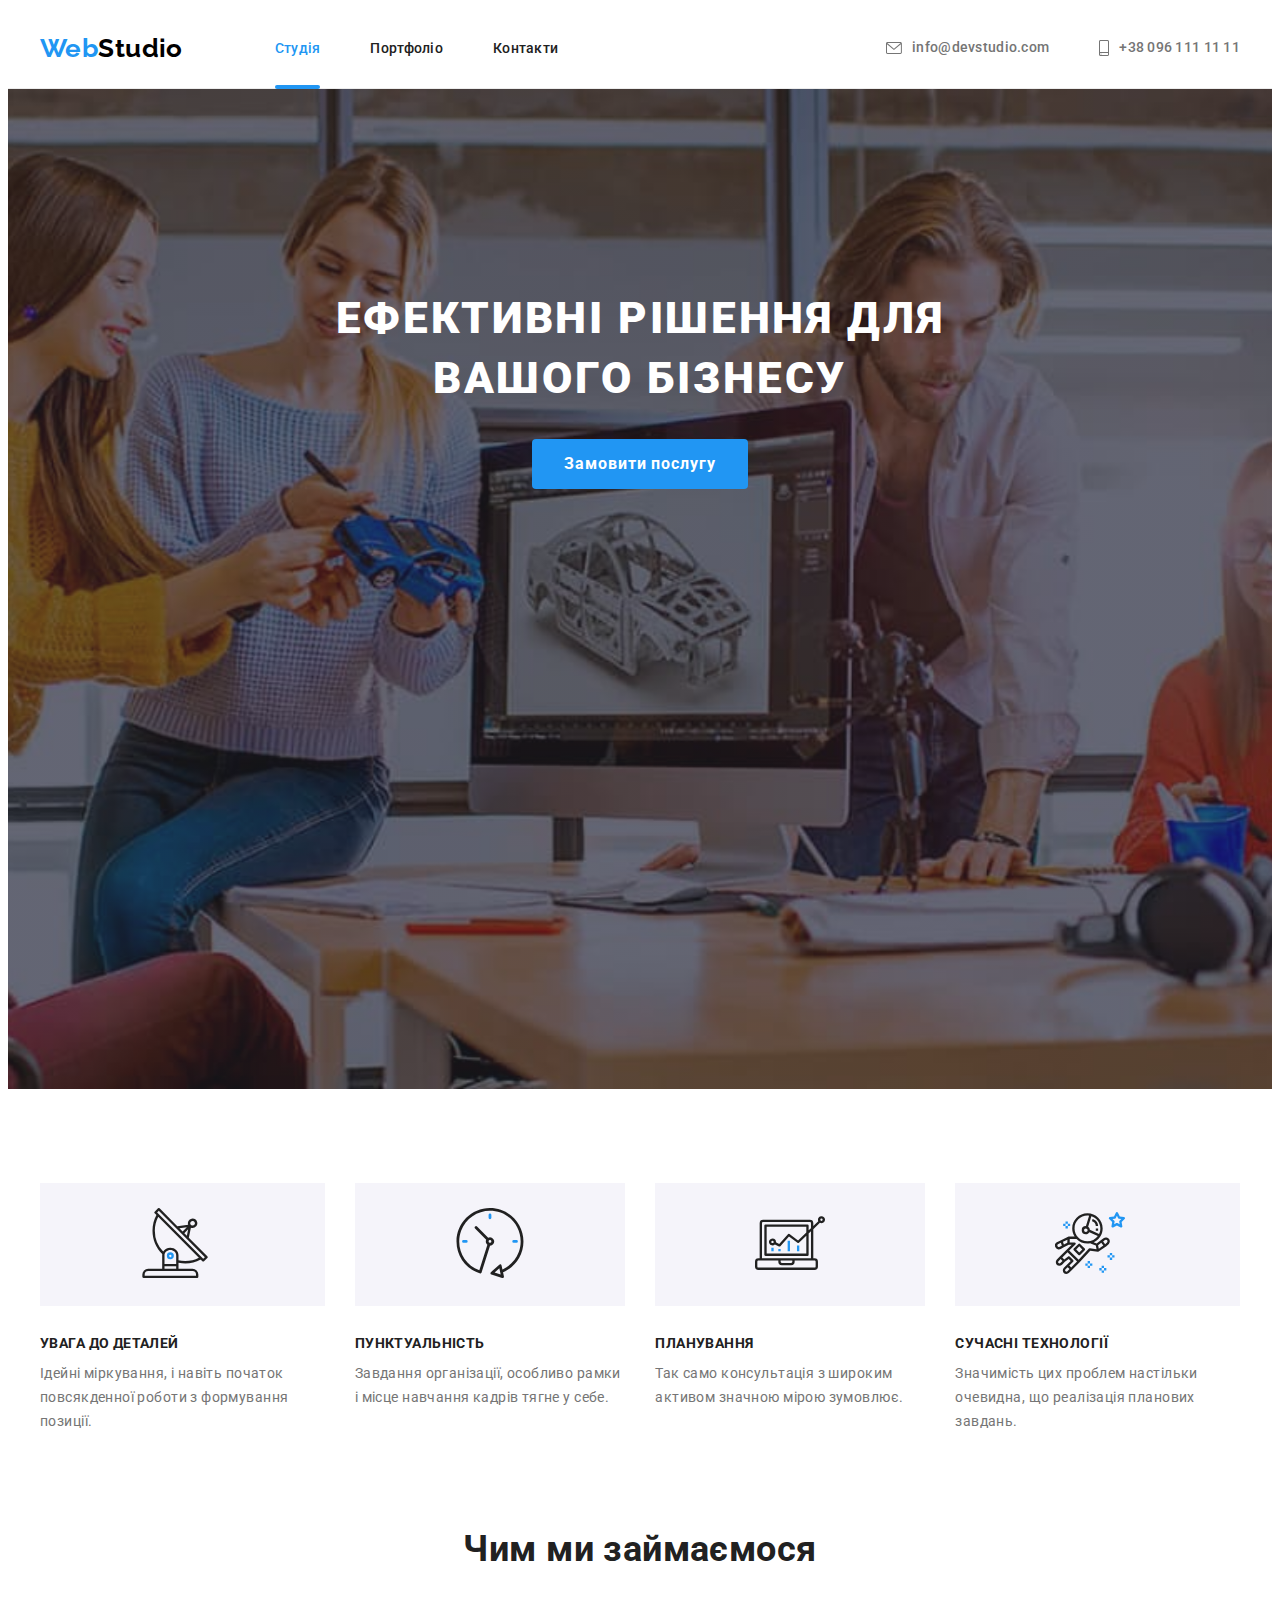
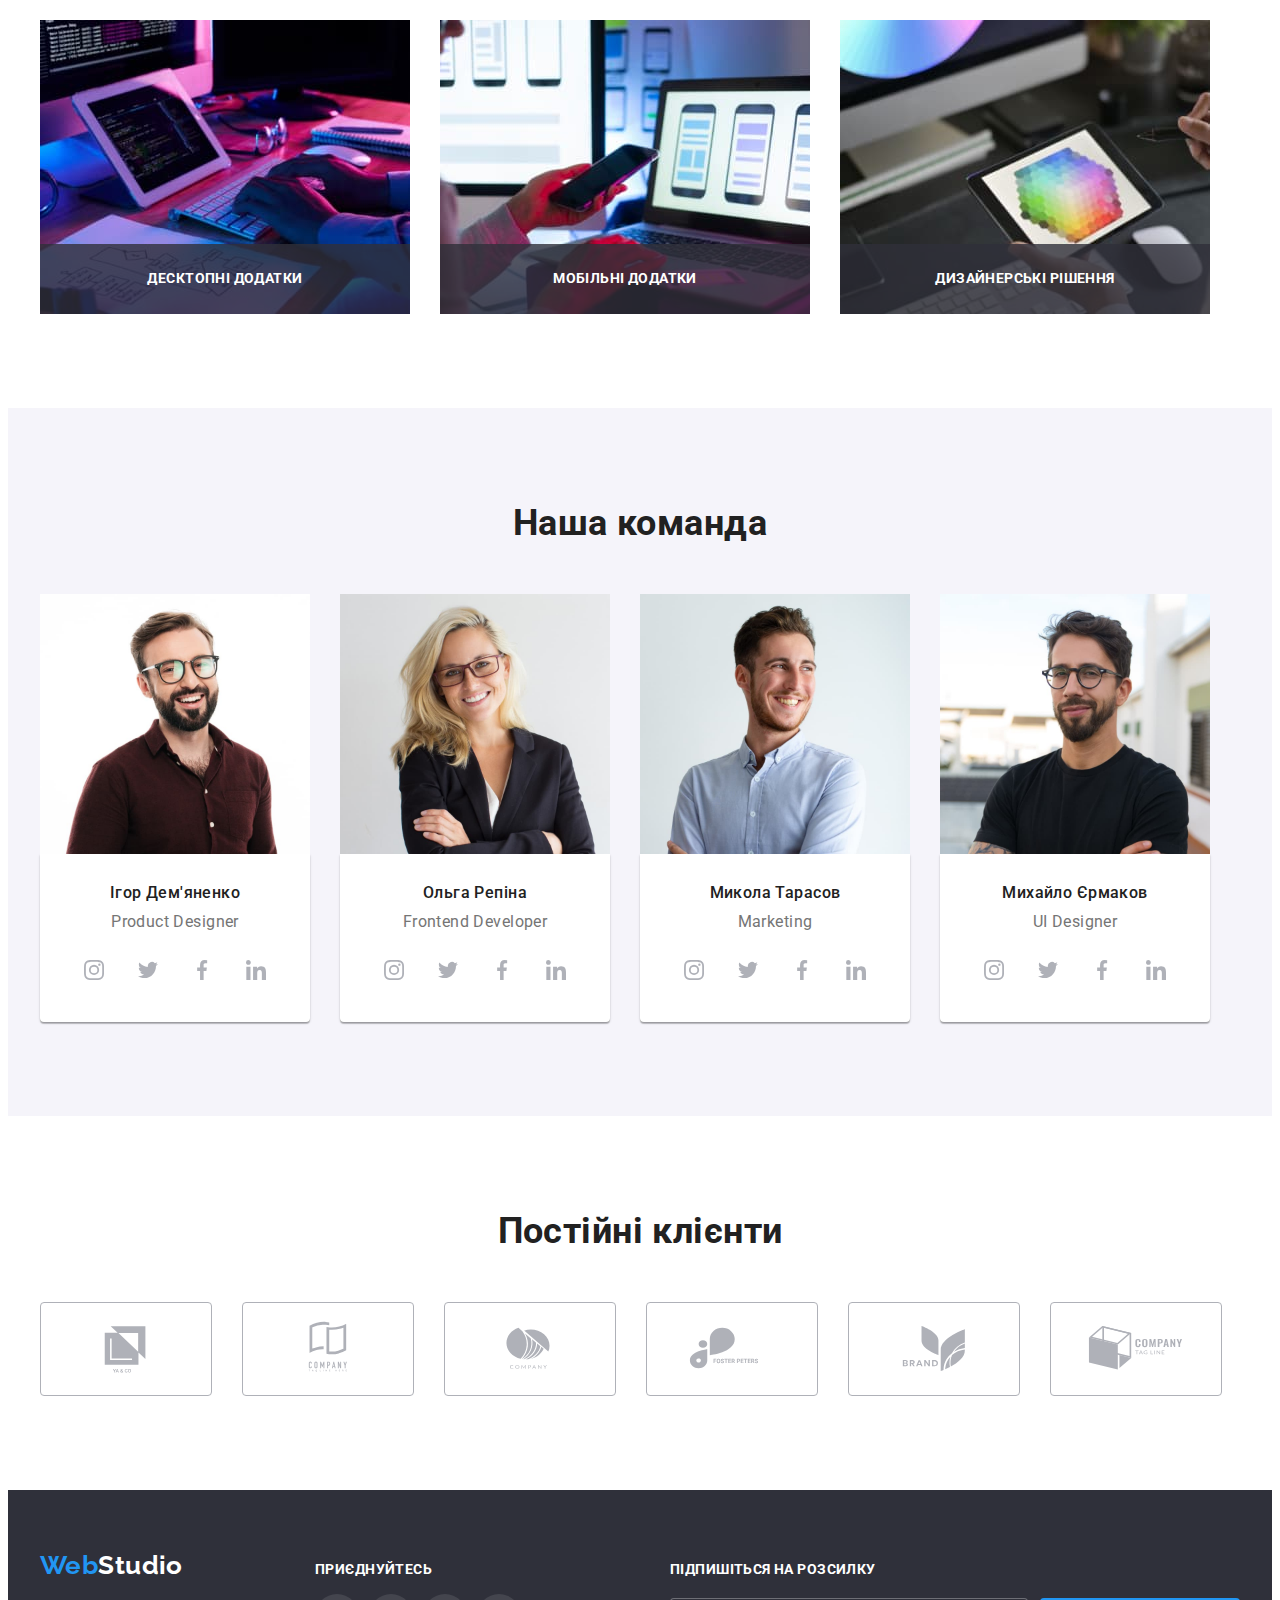
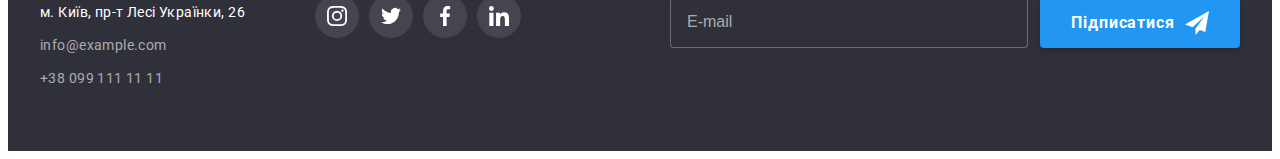
<file: index.html>
<!doctype html>
<html lang="uk">

<head>
    <meta charset="UTF-8">
    <meta http-equiv="X-UA-Compatible" content="IE=edge">
    <meta name="viewport" content="width=device-width, initial-scale=1.0">
    <title>Головна</title>            
    <link rel="preconnect" href="https://fonts.googleapis.com">
    <link rel="preconnect" href="https://fonts.gstatic.com" crossorigin>
    <link href="https://fonts.googleapis.com/css2?family=Raleway:wght@700&family=Roboto:wght@400;500;700;900&display=swap"
        rel="stylesheet">

    <link rel="stylesheet" href="https://cdnjs.cloudflare.com/ajax/libs/modern-normalize/1.1.0/modern-normalize.min.css"
        integrity="sha512-wpPYUAdjBVSE4KJnH1VR1HeZfpl1ub8YT/NKx4PuQ5NmX2tKuGu6U/JRp5y+Y8XG2tV+wKQpNHVUX03MfMFn9Q=="
        crossorigin="anonymous" referrerpolicy="no-referrer" />
    <link rel="stylesheet" href="CSS/styles.css">
</head>

<body>
    <!--Шапка з головною навігацією-->
    <header class="main-header">
        <div class="container">
            <nav class="main-nav">
                <a class="logo link" href="./index.html" lang="en"><span class="accent">Web</span>Studio</a>

                <ul class="header-nav list">
                    <li class="item"><a class="nav-link link current" href="./index.html">Студія</a></li>
                    <li class="item"><a class="nav-link link" href="./portfolio.html">Портфоліо</a></li>
                    <li class="item"><a class="nav-link link" href="#">Контакти</a></li>

                </ul>
            </nav>

            <ul class="header-contacts list">
                <li class="item"><a class="contacts-link link" href="mailto:info@devstudio.com">
                    <svg class="icon-envelope" width="70" height="70">
                        <use href="./img/symbol-defs.svg#icon-envelope"></use>
                    </svg>
                    info@devstudio.com</a></li>
                <li class="item"><a class="contacts-link link" href="tel:+380961111111">
                    <svg class="icon-smartphone">
                        <use href="./img/symbol-defs.svg#icon-smartphone"></use>
                    </svg>
                    +38 096 111 11 11</a></li>
            </ul>
        </div>
            
    </header>
    <main>
        <!--секція з банером-->
        <section class="hero">
            <div class="container">
                <h1 class="hero-title">Ефективні рішення для вашого бізнесу</h1>
                
                <button class="hero-btn" type="button" data-modal-open>Замовити послугу</button>
            </div>
        </section>
        
        <!--Секція з перевагами-->
        <section class="features section">
            <div class="container">
                <h2 class="visually-hidden">Наші переваги</h2>
                <ul class="features-list list">
                    <li class="list-item">
                        <div class="icon-bgd">
                            <svg class="features-icons">
                                <use href="./img/symbol-defs.svg#icon-antenna"></use>
                            </svg>
                        </div>
                        <h3 class="subtitle">Увага до деталей</h3>
                        <p class="text-description">
                            Ідейні міркування, і навіть початок повсякденної роботи з формування позиції.
                        </p>
                    </li>
                
                    <li class="list-item">
                        <div class="icon-bgd">
                            <svg class="features-icons">
                                <use href="./img/symbol-defs.svg#icon-clock"></use>
                            </svg>
                        </div>
                        <h3 class="subtitle">Пунктуальність</h3>
                        <p class="text-description">
                            Завдання організації, особливо рамки і місце навчання кадрів тягне у себе.
                        </p>
                    </li>
                
                    <li class="list-item">
                        <div class="icon-bgd">
                            <svg class="features-icons" >
                                <use href="./img/symbol-defs.svg#icon-diagram"></use>
                            </svg>
                        </div>
                        <h3 class="subtitle">Планування</h3>
                        <p class="text-description">
                            Так само консультація з широким активом значною мірою зумовлює.
                        </p>
                    </li>
                
                    <li class="list-item">
                        <div class="icon-bgd">
                            <svg class="features-icons">
                                <use href="./img/symbol-defs.svg#icon-astronaut"></use>
                            </svg>
                        </div>
                        <h3 class="subtitle">Сучасні технології</h3>
                        <p class="text-description">
                            Значимість цих проблем настільки очевидна, що реалізація планових завдань.
                        </p>
                    </li>
                </ul>
            </div>
        </section>
        
        <!--Секція з зразками професій-->
        <section class="examples">
           <div class="container">
                <h2 class="secondary-title">Чим ми займаємося</h2>
                <ul class="examples-list list">
                    <li class="examples-item">
                        <div class="thumb">
                            <img src="./img/img1.jpg" alt="Кодування" width="370" height="294">
                            <p class="example-description">Десктопні додатки</p>                            
                        </div>
                    </li>
                    <li class="examples-item">
                        <div class="thumb">
                            <img src="./img/img2.jpg" alt="Фронт-енд" width="370" height="294">
                            <p class="example-description">Мобільні додатки</p>                                
                        </div>
                    </li>
                    <li class="examples-item">
                        <div class="thumb">
                            <img src="./img/img3.jpg" alt="Дизайн" width="370" height="294">
                            <p class="example-description">Дизайнерські рішення</p>
                        </div>
                    </li>
                </ul>
           </div>
        </section>
        
        <!--Члени команди-->
        <section class="crew section">
            <div class="container">
                <h2 class="secondary-title">Наша команда</h2>
                <ul class="crew-list list">
                    <li class="crew-item">
                        <img class="crew-member" src="./img/img4.jpg" alt="Ігор Дем'яненко" width="270" height="260">
                        <div class="crew-wrapper">
                        <h3 class="crew-subtitle">Ігор Дем'яненко</h3>
                        <p class="text-description" lang="en">Product Designer</p>
                        <ul class="social-links list">
                            <li class="social-item">
                                <a href="https://www.instagram.com" class="social-link">
                                     <svg class="icon">
                                        <use href="./img/symbol-defs.svg#icon-instagram"></use>
                                    </svg>
                                </a>
                            </li>
                            <li class="social-item">
                                <a href="https://twitter.com/" class="social-link">
                                    <svg class="icon">
                                        <use href="./img/symbol-defs.svg#icon-twitter"></use>
                                    </svg>
                                </a>
                            </li>
                            <li class="social-item">
                                <a href="https://www.facebook.com/" class="social-link">
                                     <svg class="icon">
                                        <use href="./img/symbol-defs.svg#icon-facebook"></use>
                                    </svg>
                                </a>
                            </li>
                            <li class="social-item">
                                <a href="https://www.linkedin.com/" class="social-link">
                                     <svg class="icon">
                                        <use href="./img/symbol-defs.svg#icon-linkedin"></use>
                                    </svg>
                                </a>
                            </li>
                        </ul>
                        </div>
                    </li>
                
                    <li class="crew-item">
                        <img class="crew-member" src="./img/img5.jpg" alt="Ольга Репіна" width="270" height="260">
                        <div class="crew-wrapper">
                        <h3 class="crew-subtitle">Ольга Репіна</h3>
                        <p class="text-description" lang="en">Frontend Developer</p>
                        <ul class="social-links">
                            <li class="social-item list">
                                <a href="https://www.instagram.com" class="social-link">
                                    <svg class="icon">
                                        <use href="./img/symbol-defs.svg#icon-instagram"></use>
                                    </svg>
                                </a>
                            </li>
                            <li class="social-item list">
                                <a href="https://twitter.com/" class="social-link">
                                    <svg class="icon">
                                        <use href="./img/symbol-defs.svg#icon-twitter"></use>
                                    </svg>
                                </a>
                            </li>
                            <li class="social-item list">
                                <a href="https://www.facebook.com/" class="social-link">
                                    <svg class="icon">
                                        <use href="./img/symbol-defs.svg#icon-facebook"></use>
                                    </svg>
                                </a>
                            </li>
                            <li class="social-item list">
                                <a href="https://www.linkedin.com/" class="social-link">
                                    <svg class="icon">
                                        <use href="./img/symbol-defs.svg#icon-linkedin"></use>
                                    </svg>
                                </a>
                            </li>
                        </ul>

                        </div>
                    </li>
                
                    <li class="crew-item">
                        <img class="crew-member" src="./img/img6.jpg" alt="Микола Тарасов" width="270" height="260">
                        <div class="crew-wrapper">
                        <h3 class="crew-subtitle">Микола Тарасов</h3>
                        <p class="text-description" lang="en">Marketing</p>
                        <ul class="social-links">
                            <li class="social-item list">
                                <a href="https://www.instagram.com" class="social-link">
                                    <svg class="icon">
                                        <use href="./img/symbol-defs.svg#icon-instagram"></use>
                                    </svg>
                                </a>
                            </li>
                            <li class="social-item list">
                                <a href="https://twitter.com/" class="social-link">
                                    <svg class="icon">
                                        <use href="./img/symbol-defs.svg#icon-twitter"></use>
                                    </svg>
                                </a>
                            </li>
                            <li class="social-item list">
                                <a href="https://www.facebook.com/" class="social-link">
                                    <svg class="icon">
                                        <use href="./img/symbol-defs.svg#icon-facebook"></use>
                                    </svg>
                                </a>
                            </li>
                            <li class="social-item list">
                                <a href="https://www.linkedin.com/" class="social-link">
                                    <svg class="icon">
                                        <use href="./img/symbol-defs.svg#icon-linkedin"></use>
                                    </svg>
                                </a>
                            </li>
                        </ul>

                        </div>
                    </li>
                
                    <li class="crew-item">
                        <img class="crew-member" src="./img/img7.jpg" alt="Михайло Єрмаков" width="270" height="260">
                        <div class="crew-wrapper">
                        <h3 class="crew-subtitle">Михайло Єрмаков</h3>
                        <p class="text-description" lang="en">UI Designer</p>
                        <ul class="social-links">
                            <li class="social-item list">
                                <a href="https://www.instagram.com" class="social-link">
                                    <svg class="icon">
                                        <use href="./img/symbol-defs.svg#icon-instagram"></use>
                                    </svg>
                                </a>
                            </li>
                            <li class="social-item list">
                                <a href="https://twitter.com/" class="social-link">
                                    <svg class="icon">
                                        <use href="./img/symbol-defs.svg#icon-twitter"></use>
                                    </svg>
                                </a>
                            </li>
                            <li class="social-item list">
                                <a href="https://www.facebook.com/" class="social-link">
                                    <svg class="icon">
                                        <use href="./img/symbol-defs.svg#icon-facebook"></use>
                                    </svg>
                                </a>
                            </li>
                            <li class="social-item list">
                                <a href="https://www.linkedin.com/" class="social-link">
                                    <svg class="icon">
                                        <use href="./img/symbol-defs.svg#icon-linkedin"></use>
                                    </svg>
                                </a>
                            </li>
                        </ul>

                        </div>
                    </li>
                </ul>
            </div>    
        </section>

        <section class="regular-customers section">
            <div class="container">
                <h2 class="secondary-title">Постійні клієнти</h2>
                <ul class="regular-customers-list list">
                    <li class="regular-customers-item">
                        <a class="customers-bgd link" href="#">
                            <svg class="customers-logo">
                                <use href="./img/symbol-defs.svg#icon-Logo-0"></use>
                            </svg>
                        </a>
                    </li>
                    <li class="regular-customers-item">
                        <a class="customers-bgd link" href="#">
                            <svg class="customers-logo">
                                <use href="./img/symbol-defs.svg#icon-Logo-1"></use>
                            </svg>
                        </a>
                    </li>
                    <li class="regular-customers-item">
                        <a class="customers-bgd link" href="#">
                            <svg class="customers-logo">
                                <use href="./img/symbol-defs.svg#icon-Logo-2"></use>
                            </svg>
                        </a>
                    </li>
                    <li class="regular-customers-item">
                        <a class="customers-bgd link" href="#">
                            <svg class="customers-logo">
                                <use href="./img/symbol-defs.svg#icon-Logo-3"></use>
                            </svg>
                        </a>
                    </li>
                    <li class="regular-customers-item">
                        <a class="customers-bgd link" href="#">
                            <svg class="customers-logo">
                                <use href="./img/symbol-defs.svg#icon-Logo-4"></use>
                            </svg>
                        </a>
                    </li>
                    <li class="regular-customers-item">
                        <a class="customers-bgd link" href="#">
                            <svg class="customers-logo">
                                <use href="./img/symbol-defs.svg#icon-Logo-5"></use>
                            </svg>
                        </a>
                    </li>
                </ul>
            </div>
        </section>

    </main>

    <!--Футер з адресою компанії і телефоном-->
    <footer class="main-footer">
        <div class="footer-container container">
            <div class="wrapper-address">
                <a class="main-footer-logo logo link" href="./index.html" lang="en"><span class="accent">Web</span>Studio</a>
                
                <address class="main-footer-address">
                    <ul class="footer-address list">
                        <li class="address-item"><a class="map-link link" href="https://goo.gl/maps/NGGazd8sPzehCUXL9" target="_blank"
                                rel="noopener noreferrer">м. Київ, пр-т Лесі Українки, 26</a></li>
                        <li class="address-item"><a class="footer-contact-item link" href="mailto:info@example.com">info@example.com</a>
                        </li>
                        <li class="address-item"><a class="footer-contact-item link" href="tel:+380991111111">+38 099 111 11 11</a></li>
                    </ul>
                </address>
            </div>
            
            <div class="footer-social-links">
                <p class="subtitle dark-theme-title">приєднуйтесь</p>
                <ul class="social-links">
                    <li class="social-item list">
                        <a href="https://www.instagram.com" class="social-link dark-social-link">
                            <svg class="icon">
                                <use href="./img/symbol-defs.svg#icon-instagram"></use>
                            </svg>
                        </a>
                    </li>
                    <li class="social-item list">
                        <a href="https://twitter.com/" class="social-link dark-social-link">
                            <svg class="icon">
                                <use href="./img/symbol-defs.svg#icon-twitter"></use>
                            </svg>
                        </a>
                    </li>
                    <li class="social-item list">
                        <a href="https://www.facebook.com/" class="social-link dark-social-link">
                            <svg class="icon">
                                <use href="./img/symbol-defs.svg#icon-facebook"></use>
                            </svg>
                        </a>
                    </li>
                    <li class="social-item list">
                        <a href="https://www.linkedin.com/" class="social-link dark-social-link">
                            <svg class="icon">
                                <use href="./img/symbol-defs.svg#icon-linkedin"></use>
                            </svg>
                        </a>
                    </li>
                </ul>
            </div>
            
            <div class="footer-subscribe-call subtitle">
                <p class="footer-submit-descr">Підпишіться на розсилку</p>
                <form class="subscribe-form">
                    <input class="subscribe-field" type="email" name="user_email" placeholder="E-mail" required>
                    <button class="subscribe-btn" type="submit">Підписатися
                        <svg class="subscribe-btn-icon">
                            <use href="./img/symbol-defs.svg#icon-send"></use>
                        </svg>
                    </button>
                </form>
            </div>

        </div>
    </footer>

    <!--=========Модальне вікно========-->

    <div class="backdrop is-hidden" data-modal>
        <div class="modal">
            <button class="close-btn" type="button" data-modal-close>
                <svg class="close-icon">
                    <use href="./img/symbol-defs.svg#icon-close"></use>
                </svg>
            </button>

            <p class="modal-title">Залиште свої дані, ми вам передзвонимо</p>
            <form class="modal-form">
                <label class="modal-input-label">
                    <span class="modal-input-desc">Ім'я</span>
                    <span class="modal-input-wrapper">
                        <input class="modal-input" type="text" name="user_name" required pattern="[a-zA-Zа-яА-я]+$" minlength="2">
                        <svg class="modal-input-svg">
                            <use href="./img/symbol-defs.svg#icon-person"></use>
                        </svg>
                    </span>
                </label>

                <label class="modal-input-label">
                    <span class="modal-input-desc">Телефон</span>
                    <span class="modal-input-wrapper">
                        <input class="modal-input" type="tel" name="user_phone" required pattern="[0-9]{3}-[0-9]{3}-[0-9]{2}-[0-9]{2}"
                            title="xxx-xxx-xx-xx">
                        <svg class="modal-input-svg">
                            <use href="./img/symbol-defs.svg#icon-phone"></use>
                        </svg>
                    </span>
                </label>

                <label class="modal-input-label">
                    <span class="modal-input-desc">Пошта</span>
                    <span class="modal-input-wrapper">
                        <input class="modal-input" type="email" name="user_email" required>
                        <svg class="modal-input-svg">
                            <use href="./img/symbol-defs.svg#icon-email"></use>
                        </svg>
                    </span>
                </label>

                <label class="modal-textarea-label">
                    <span class="modal-input-desc">Коментар</span>
                    <textarea class="modal-textarea" 
                    name="user_feedback" 
                    placeholder="Введіть текст"></textarea>
                </label>
                
                <input class="checkbox-policy visually-hidden" type="checkbox" name="user_policy" id="policy" required>
                <label for="policy" class="modal-checkbox-desc">
                    Погоджуюся з розсилкою та приймаю&nbsp; <a href="#" class="policy-link">Умови договору</a>
                </label>
                

                <button class="submit-btn" type="submit">Відправити</button>
            
            </form>
        </div>
    </div>

    <script src="./js/modal.js"></script>

</body>
</html>
</file>
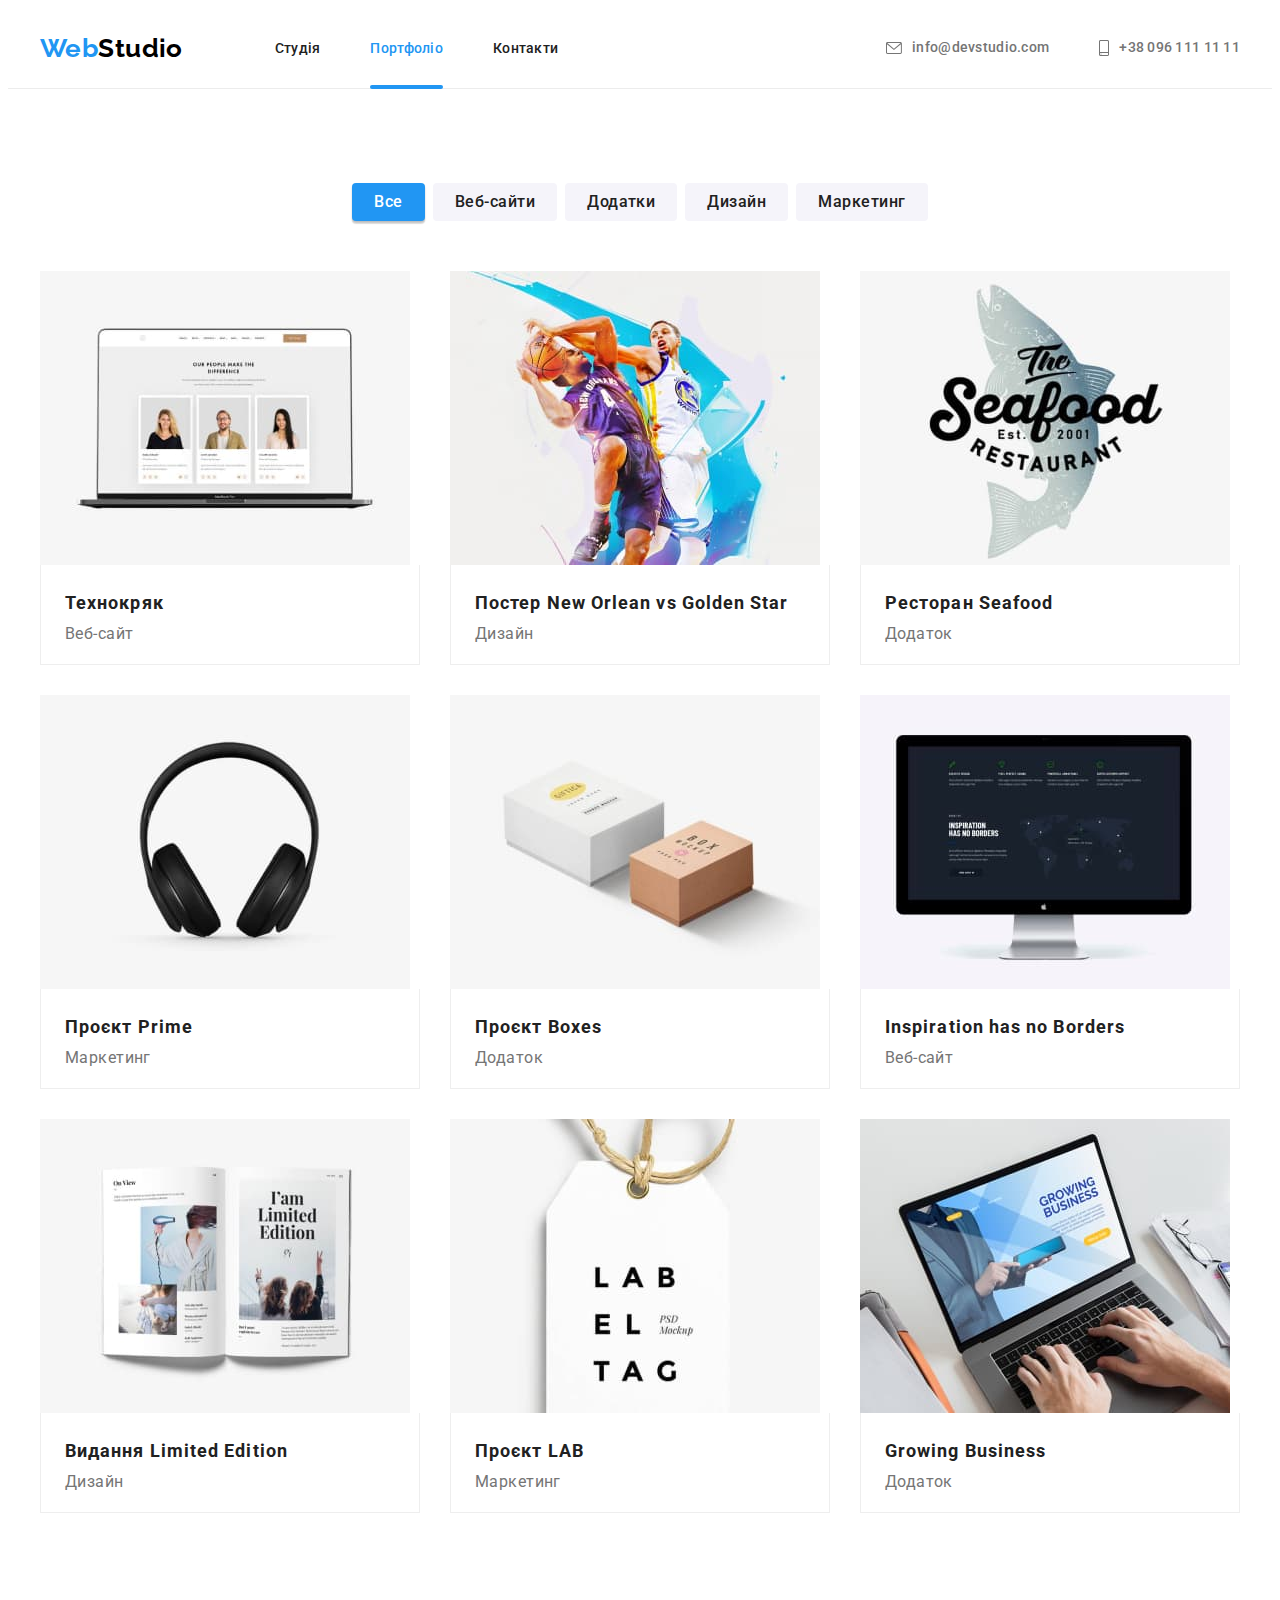
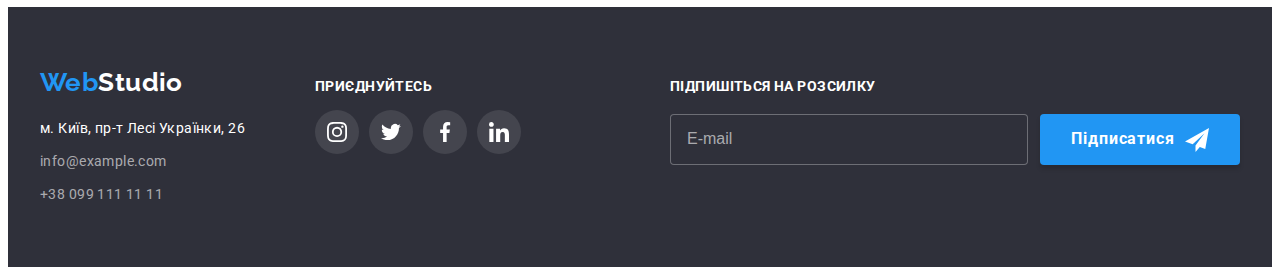
<file: portfolio.html>
<!DOCTYPE html>
<html lang="uk">
<head>
    <meta charset="UTF-8">
    <meta http-equiv="X-UA-Compatible" content="IE=edge">
    <meta name="viewport" content="width=device-width, initial-scale=1.0">
    <title>Портфоліо</title>
    <link rel="preconnect" href="https://fonts.googleapis.com">
    <link rel="preconnect" href="https://fonts.gstatic.com" crossorigin>
    <link href="https://fonts.googleapis.com/css2?family=Raleway:wght@700&family=Roboto:wght@400;500;700;900&display=swap"
        rel="stylesheet">

    <link rel="stylesheet" href="https://cdnjs.cloudflare.com/ajax/libs/modern-normalize/1.1.0/modern-normalize.min.css"
        integrity="sha512-wpPYUAdjBVSE4KJnH1VR1HeZfpl1ub8YT/NKx4PuQ5NmX2tKuGu6U/JRp5y+Y8XG2tV+wKQpNHVUX03MfMFn9Q=="
        crossorigin="anonymous" referrerpolicy="no-referrer" />
    <link rel="stylesheet" href="CSS/styles.css">
</head>
<body>
    <!--Шапка з головною навігацією-->
    <header class="main-header">
        <div class="container">
            <nav class="main-nav">
                <a class="logo link" href="./index.html" lang="en"><span class="accent">Web</span>Studio</a>
    
                <ul class="header-nav list">
                    <li class="item"><a class="nav-link link" href="./index.html">Студія</a></li>
                    <li class="item"><a class="nav-link link current" href="./portfolio.html">Портфоліо</a></li>
                    <li class="item"><a class="nav-link link" href="#">Контакти</a></li>
    
                </ul>
            </nav>
    
            <ul class="header-contacts list">
                <li class="item"><a class="contacts-link link" href="mailto:info@devstudio.com">
                        <svg class="icon-envelope" width="70" height="70">
                            <use href="./img/symbol-defs.svg#icon-envelope"></use>
                        </svg>
                        info@devstudio.com</a></li>
                <li class="item"><a class="contacts-link link" href="tel:+380961111111">
                        <svg class="icon-smartphone">
                            <use href="./img/symbol-defs.svg#icon-smartphone"></use>
                        </svg>
                        +38 096 111 11 11</a></li>
            </ul>
        </div>
    
    </header>


    <main>
        <!-- Секція зі зразками -->
        <section class="section-samples section">
            <div class="container">
                <!--список фільтрів-->
                <ul class="section-samples-filters list">
                    <li class="filter-item">
                        <button class="btn filter-btn current" type="button">Все</button>
                    </li>
                    <li class="filter-item">
                        <button class="btn filter-btn" type="button">Веб-сайти</button>
                    </li>
                    <li class="filter-item">
                        <button class="btn filter-btn" type="button">Додатки</button>
                    </li>
                    <li class="filter-item">
                        <button class="btn filter-btn" type="button">Дизайн</button>
                    </li>
                    <li class="filter-item">
                        <button class="btn filter-btn" type="button">Маркетинг</button>
                    </li>
                </ul>
                
                
                <!--список зі зразками-->
                <h1 class="visually-hidden">Приклади робіт студії</h1>
                <ul class="samples-list list">
                    
                    <li class="samples-item">
                        <a class="sample-link link" href="#">                            
                            <div class="thumb">
                                <img class="sample-image" src="./img/sample-website.jpg" alt="ноутбук з відкритим веб-сайтом для компанії" width="370"
                                    height="294">
                                <div class="sample-overlay">
                                    <p class="overlay-description">
                                        Ресурс пропонує комплексні пропозиції з різним рівнем функціоналу та сервісів. Все це дозволить відвідувачу отримати
                                    вичерпні відомості про компанію чи приватну особу.
                                    </p>
                                </div>
                            </div>
                            <div class="samples-wrapper">
                                <h3 class="sample-subtitle">Технокряк</h3>
                                <p class="sample-text-description">Веб-сайт</p>
                            </div>
                        </a>
                    </li>

                    <li class="samples-item">
                        <a class="sample-link link" href="#">
                            <div class="thumb">
                            <img class="sample-image" src="./img/sample-design-basketball.jpg" alt="арт з двома басткетболістами в стрибку" width="370"
                                height="294">
                                <div class="sample-overlay">
                                    <p class="overlay-description">
                                            Ресурс пропонує комплексні пропозиції з різним рівнем функціоналу та сервісів. Все це дозволить відвідувачу отримати
                                        вичерпні відомості про компанію чи приватну особу.
                                    </p>
                                </div>
                            </div>
                            <div class="samples-wrapper">
                                <h3 class="sample-subtitle">Постер New Orlean vs Golden Star</h3>
                                <p class="sample-text-description">Дизайн</p>
                            </div>
                        </a>
                    </li>
                    
                    <li class="samples-item">
                        <a class="sample-link link" href="#">
                            <div class="thumb">
                            <img class="sample-image" src="./img/sample-app-restourant.jpg" alt="логотип у формі риби з назвою ресторану" width="370"
                                    height="294">
                                <div class="sample-overlay">
                                    <p class="overlay-description">
                                        Ресурс пропонує комплексні пропозиції з різним рівнем функціоналу та сервісів. Все це дозволить відвідувачу отримати
                                    вичерпні відомості про компанію чи приватну особу.
                                    </p>
                                </div>
                            </div>
                            <div class="samples-wrapper">
                                <h3 class="sample-subtitle">Ресторан Seafood</h3>
                                <p class="sample-text-description">Додаток</p>
                            </div>
                        </a>
                    </li>
                    
                    <li class="samples-item">
                        <a class="sample-link link" href="#">
                            <div class="thumb">
                            <img class="sample-image" src="./img/sample-marketing.jpg" alt="Чорні навушники" width="370" height="294">
                                <div class="sample-overlay">
                                    <p class="overlay-description">
                                            Ресурс пропонує комплексні пропозиції з різним рівнем функціоналу та сервісів. Все це дозволить відвідувачу отримати
                                        вичерпні відомості про компанію чи приватну особу.
                                    </p>
                                </div>
                            </div>
                            <div class="samples-wrapper">
                                <h3 class="sample-subtitle">Проєкт Prime</h3>
                                <p class="sample-text-description">Маркетинг</p>
                            </div>
                        </a>
                    </li>
                    
                    <li class="samples-item">
                        <a class="sample-link link" href="#">
                            <div class="thumb">
                            <img class="sample-image" src="./img/sample-app-boxes.jpg" alt="Біла коробка і бежева коробка" width="370" height="294">
                                <div class="sample-overlay">
                                    <p class="overlay-description">
                                            Ресурс пропонує комплексні пропозиції з різним рівнем функціоналу та сервісів. Все це дозволить відвідувачу отримати
                                        вичерпні відомості про компанію чи приватну особу.
                                    </p>
                                </div>
                            </div>
                            <div class="samples-wrapper">
                                <h3 class="sample-subtitle">Проєкт Boxes</h3>
                                <p class="sample-text-description">Додаток</p>
                            </div>
                        </a>
                    </li>
                    
                    <li class="samples-item">
                        <a class="sample-link link" href="#">
                            <div class="thumb">
                            <img class="sample-image" src="./img/sample-website2.jpg" alt="Монітор з чорним веб-сайтом на ньому" width="370" height="294">
                                <div class="sample-overlay">
                                    <p class="overlay-description">
                                            Ресурс пропонує комплексні пропозиції з різним рівнем функціоналу та сервісів. Все це дозволить відвідувачу отримати
                                        вичерпні відомості про компанію чи приватну особу.
                                    </p>
                                </div>
                            </div>
                            <div class="samples-wrapper">
                                <h3 class="sample-subtitle" lang="en">Inspiration has no Borders</h3>
                                <p class="sample-text-description">Веб-сайт</p>
                            </div>
                        </a>
                    </li>
                    
                    <li class="samples-item">
                        <a class="sample-link link" href="#">
                            <div class="thumb">
                            <img class="sample-image" src="./img/sample-design-book.jpg" alt="Розгорнута книга з картинками" width="370" height="294">
                                <div class="sample-overlay">
                                    <p class="overlay-description">
                                            Ресурс пропонує комплексні пропозиції з різним рівнем функціоналу та сервісів. Все це дозволить відвідувачу отримати
                                        вичерпні відомості про компанію чи приватну особу.
                                    </p>
                                </div>
                            </div>
                            <div class="samples-wrapper">
                                <h3 class="sample-subtitle">Видання Limited Edition</h3>
                                <p class="sample-text-description">Дизайн</p>
                            </div>
                        </a>
                    </li>
                    
                    <li class="samples-item">
                        <a class="sample-link link" href="#">
                            <div class="thumb">
                            <img class="sample-image" src="./img/sample-design-label.jpg" alt="Білий ярлик на шворці" width="370" height="294">
                            <div class="sample-overlay">
                                    <p class="overlay-description">
                                            Ресурс пропонує комплексні пропозиції з різним рівнем функціоналу та сервісів. Все це дозволить відвідувачу отримати
                                        вичерпні відомості про компанію чи приватну особу.
                                    </p>
                                </div>
                            </div>
                            <div class="samples-wrapper">
                                <h3 class="sample-subtitle">Проєкт LAB</h3>
                                <p class="sample-text-description">Маркетинг</p>
                            </div>
                        </a>
                    </li>
                    
                    <li class="samples-item">
                        <a class="sample-link link" href="#">
                            <div class="thumb">
                        <img class="sample-image" src="./img/sample-app-business.jpg" alt="Відкритий ноутбук з веб-сайтом, дві руки набирають текст" width="370"
                                height="294">
                                <div class="sample-overlay">
                                        <p class="overlay-description">
                                            Ресурс пропонує комплексні пропозиції з різним рівнем функціоналу та сервісів. Все це дозволить відвідувачу отримати
                                        вичерпні відомості про компанію чи приватну особу.
                                    </p>
                                </div>
                            </div>
                            <div class="samples-wrapper">
                                <h3 class="sample-subtitle" lang="en">Growing Business</h3>
                                <p class="sample-text-description">Додаток</p>
                            </div>
                        </a>
                    </li>
                    
                </ul>
            </div>
        </section>
    </main>

    <!--Футер з адресою компанії і телефоном-->
    <footer class="main-footer">
        <div class="footer-container container">
            <div class="wrapper-address">
                <a class="main-footer-logo logo link" href="./index.html" lang="en"><span
                        class="accent">Web</span>Studio</a>
    
                <address class="main-footer-address">
                    <ul class="footer-address list">
                        <li class="address-item"><a class="map-link link" href="https://goo.gl/maps/NGGazd8sPzehCUXL9"
                                target="_blank" rel="noopener noreferrer">м. Київ, пр-т Лесі Українки, 26</a></li>
                        <li class="address-item"><a class="footer-contact-item link"
                                href="mailto:info@example.com">info@example.com</a>
                        </li>
                        <li class="address-item"><a class="footer-contact-item link" href="tel:+380991111111">+38 099 111 11
                                11</a></li>
                    </ul>
                </address>
            </div>
    
            <div class="footer-social-links">
                <p class="subtitle dark-theme-title">приєднуйтесь</p>
                <ul class="social-links">
                    <li class="social-item list">
                        <a href="https://www.instagram.com" class="social-link dark-social-link">
                            <svg class="icon">
                                <use href="./img/symbol-defs.svg#icon-instagram"></use>
                            </svg>
                        </a>
                    </li>
                    <li class="social-item list">
                        <a href="https://twitter.com/" class="social-link dark-social-link">
                            <svg class="icon">
                                <use href="./img/symbol-defs.svg#icon-twitter"></use>
                            </svg>
                        </a>
                    </li>
                    <li class="social-item list">
                        <a href="https://www.facebook.com/" class="social-link dark-social-link">
                            <svg class="icon">
                                <use href="./img/symbol-defs.svg#icon-facebook"></use>
                            </svg>
                        </a>
                    </li>
                    <li class="social-item list">
                        <a href="https://www.linkedin.com/" class="social-link dark-social-link">
                            <svg class="icon">
                                <use href="./img/symbol-defs.svg#icon-linkedin"></use>
                            </svg>
                        </a>
                    </li>
                </ul>
            </div>
    
            <div class="footer-subscribe-call subtitle">
                <p class="footer-submit-descr">Підпишіться на розсилку</p>
                <form class="subscribe-form">
                    <input class="subscribe-field" type="email" name="user_email" placeholder="E-mail" required>
                    <button class="subscribe-btn" type="submit">Підписатися
                        <svg class="subscribe-btn-icon">
                            <use href="./img/symbol-defs.svg#icon-send"></use>
                        </svg>
                    </button>
                </form>
            </div>
    
        </div>
    </footer>

</body>
</html>
</file>
<file: CSS/styles.css>
:root {
    --background-general-white: #fff;
    --text-general-black: #212121;
    --text-subtitle-grey: #757575;
    --button-active-blue: #2196F3;
    --button-nonactive-grey: #F5F4FA;
    --logo-title-black: #000000;
    --background-footer-black: #2F303A;
    --line-header-white: #ECECEC;
    --text-blacktheme-white: #FFFFFF99;
    --hero-btn-blue: #188CE8;
    --portfolio-border-color: #EEEEEE;
    --background-hero:#C4C4C4;
    --link-nonactvie:#AFB1B8;
    --dark-theme-link-bgd: rgba(255, 255, 255, 0.1);

    --animation-cubic:cubic-bezier(0.4, 0, 0.2, 1);
    --animation-duration:250ms;
}

body {
    font-size: 14px;
    font-family: 'Roboto', sans-serif;
    letter-spacing: 0.03em;

    color: var(--text-general-black);
    background-color:  var(--background-general-white);
}

/**** Скидання стилів ****/

h1,
h2,
h3,
h4,
h5,
h6,
p {
    margin: 0;
}

img {
    display: block;
    max-width: 100%;
    height: auto;
}

address {
    font-style: normal;
}

button {
    display: block;
    margin: 0 auto;
   
    cursor: pointer;

    background-color: var(--hero-btn-blue);
    color: var(--background-general-white);
    font-family: 'Roboto', sans-serif;
   
    border: none;
    border-radius: 4px;
}


/* Базові стилі*/



.list {
    list-style: none;
    padding-left: 0;
    margin: 0;
}

.link {
    text-decoration: none;
    /* color: inherit; */
}

.container {
    width: 1200px;
    margin-top: 0;
    margin-bottom: 0;
    margin-left: auto;
    margin-right: auto;
    padding-left: 15px;
    padding-right: 15px;
}

.section {
    padding-top: 94px;
    padding-bottom: 94px;
}

.visually-hidden {
    position: absolute;
    width: 1px;
    height: 1px;
    margin: -1px;
    border: 0;
    padding: 0;

    white-space: nowrap;
    clip-path: inset(100%);
    clip: rect(0 0 0 0);
    overflow: hidden;
}

/*заголовки сайту*/
.secondary-title {
    margin-bottom: 50px;

    font-weight: 700;
    font-size: 36px;
    line-height: 1.17;
    text-align: center;

    color: var(--text-general-black);
}



.subtitle {
    font-weight: 700;
    font-size: 14px;
    line-height: 1.14;
    text-transform: uppercase;

    color: var(--text-general-black);
}

/*основний текст*/
.text-description {
    margin-top:10px;

    font-weight: 400;
    line-height: 1.71;
    color: var(--text-subtitle-grey);
}

/*логотип сайту*/
.logo {
    font-family: 'Raleway', sans-serif;
    font-weight: 700;
    font-size: 26px;
    line-height: 1.19;        

    color: var(--logo-title-black)
}

.logo .accent{
    color: var(--button-active-blue);
}

.main-header {
    background-color: var(--background-general-white);
    border-bottom: 1px solid var(--line-header-white);
}

.main-header .container {
    display: flex;
}

.main-nav{
    display: flex;
    align-items: center;
}
        

/*навігація сайту*/
.header-nav {
    display: flex;
    margin-left: 92px;
    
}

.header-nav .item {
    display: inline-block;
}

.header-nav .item:not(:last-child),
.header-contacts .item:not(:last-child){
    margin-right:50px;
}

.header-contacts{
    margin-top: 0;
    margin-bottom: 0;
    padding-top: 32px;
    padding-bottom: 32px;

    display: flex;
    align-items: center;
    margin-left:auto;
}

.nav-link,
.contacts-link {
    padding-top: 0;
    padding-bottom: 0;
    
    font-weight: 500;
    font-size: 14px;
    line-height: 1.14;
    letter-spacing: 0.02em;

    
}


.nav-link {
    color: var(--text-general-black);
    transition: color var(--animation-duration) var(--animation-cubic);
}

.contacts-link {
    display: flex;
    align-items: center;
    color: var(--text-subtitle-grey);
    transition: color var(--animation-duration) var(--animation-cubic);

}

.nav-link:hover,
.nav-link:focus,
.contacts-link:hover,
.contacts-link:focus {
    color: var(--button-active-blue);
}

.icon-envelope{
    width: 16px;
    height: 12px;
    margin-right: 10px;
    fill: currentColor;
}

.icon-smartphone {
    width: 10px;
    height: 16px;
    margin-right: 10px;
    fill:currentColor;    
}

.header-nav .current {
    position:relative;
    color: var(--button-active-blue);
}

.header-nav .current::after{
    display:inline-block;
    position: absolute;
    content: "";
    

    height: 4px;
    width: 100%;
    
    background-color: var(--button-active-blue);
    border-radius: 2px;

    top: 100%;
    left: 0;
    transform: translateY(29px);
}

/*секція баннеру hero*/
.hero {
    max-width: 1600px;
    height: 600px;
    margin-left: auto;
    margin-right: auto;
    padding-top: 200px;
    padding-bottom: 200px;
    
    text-align: center;

    background-color: var(--background-hero);
    background-image:
        linear-gradient(rgba(47, 48, 58, 0.4),
            rgba(47, 48, 58, 0.4)),
        url(../img/hero-bcg.jpg);
    background-size: cover;
    background-position: center;
    background-repeat: no-repeat;
}

.hero-title {
    width: 696px;
    margin: 0 auto;

    font-weight: 900;
    font-size: 44px;
    line-height: 1.36;
    text-align: center;
    letter-spacing: 0.06em;
    text-transform: uppercase;
    color: var(--background-general-white);
}

.hero-btn {
    min-width: 200px;
    margin-top: 30px;
    padding: 10px 32px;

    font-family: 'Roboto', sans-serif;
    font-weight: 700;
    font-size: 16px;
    line-height: 1.88;
    letter-spacing: 0.06em;
    border-radius: 4px;

    color: var(--background-general-white);
    background-color:var(--button-active-blue);

    transition: background-color var(--animation-duration) var(--animation-cubic);
}

.hero-btn:hover,
.hero-btn:focus {
    background: var(--hero-btn-blue);
}

/******* Модальне вікно *******/

.backdrop {
    position: fixed;
    top: 0;
    left: 0;
    z-index: 100;

    width: 100%;
    height: 100%;

    background-color: rgba(0, 0, 0, 0.2);
    opacity: 1;
    transition: opacity var(--animation-duration) var(--animation-cubic),
    visibility var(--animation-duration) var(--animation-cubic);
}

.backdrop.is-hidden {
    opacity: 0;
    visibility:hidden;
    pointer-events: none;
}

.backdrop.is-hidden .modal {
    transform: translate(-50%, -50%) scale(1.1);
}

.modal {
    position: absolute;
    top: 50%;
    left: 50%;

    min-height: 581px;
    min-width: 528px;
    padding: 40px;

    background-color: var(--background-general-white);
    box-shadow: 0px 1px 3px rgba(0, 0, 0, 0.12), 0px 1px 1px rgba(0, 0, 0, 0.14), 0px 2px 1px rgba(0, 0, 0, 0.2);
    border-radius: 4px;

    transform: translate(-50%, -50%) scale(1);

    transition: transform var(--animation-duration) var(--animation-cubic),
    visibility var(--animation-duration) var(--animation-cubic);
}

.close-btn {
    position: absolute;
    top: 8px;
    right: 8px;

    display: flex;
    justify-content: center;
    align-items: center;

    width: 30px;
    height: 30px;
    margin-left:auto;
    margin-right: 0;

    background-color: var(--background-general-white);
    color: #000000;
    border: 1px solid rgba(0, 0, 0, 0.1);
    border-radius: 50%;

    transition: fill var(--animation-duration) var(--animation-cubic);
}

.close-btn:hover {
    fill: var(--button-active-blue);
}

.close-icon,
.modal-input-svg {
    width: 18px;
    height: 18px;
}

.modal-title {
    margin-bottom: 12px;

    font-size: 20px;
    line-height: 1.15;
    font-weight: 700;
    text-align: center;
}

.modal-form {
    display: flex;
    flex-direction: column;
}

.modal-input-label {
    margin-bottom: 10px;
}

.modal-input-desc {
    display: block;
    margin-bottom: 4px;
    
    font-size: 12px;
    line-height: 1.16;
    font-weight: 400;
    letter-spacing: 0.01em;

    color: var(--text-subtitle-grey);
}

.modal-input-wrapper {
    position: relative;
}

.modal-input-svg {
    position: absolute;
    top: 50%;
    left: 12px;

    transform: translateY(-50%);
    transition: fill var(--animation-duration) var(--animation-cubic);
}

.modal-input {
    width: 100%;
    height: 40px;
    padding-left: 42px;
    padding-top: 12px;
    padding-bottom: 12px;

    font-size: 16px;
    border: 1px solid rgba(33, 33, 33, 0.2);
    border-radius: 4px;

    transition: border-color var(--animation-duration) var(--animation-cubic),
    color var(--animation-duration) var(--animation-cubic);
}

.modal-input:focus,
.subscribe-field:focus {
    outline: none;
    border-color: var(--button-active-blue);
}

.modal-input:focus + .modal-input-svg {
    fill: var(--button-active-blue);
}

.modal-textarea-label {
    margin-bottom: 20px;
}

.modal-textarea {
    width: 100%;
    height: 120px;
    padding: 12px 16px;
    resize: none;

    border: 1px solid rgba(33, 33, 33, 0.2);
    border-radius: 4px;

    transition: border-color var(--animation-duration) var(--animation-cubic);
}

.modal-textarea::placeholder {
    font-weight: 400;
    font-size: 12px;
    line-height: 1.16;
    letter-spacing: 0.01em;

    color: rgba(117, 117, 117, 0.5);
}

.modal-textarea:focus {
    outline: none;
    border-color: var(--button-active-blue);
}

.modal-checkbox-desc {
    display: flex;
    align-items: center;
    margin-bottom: 30px;

    font-weight: 400;
    line-height: 1.71;

    color: var(--text-subtitle-grey);
}

.modal-checkbox-desc::before{
    content: "";
    display: block;
    width: 16px;
    height: 15px;
    margin-right: 7px;
    border: 2px solid var(--text-general-black);
    border-radius: 2px;
    cursor: pointer;
    background-color:  #fff;

    /* transition: background-color var(--animation-duration) var(--animation-cubic); */
}

.checkbox-policy:checked + .modal-checkbox-desc::before {
    background-image: url(../img/icon\ check.svg);
    background-position: center;
    background-size: contain;
    border: none;
}

.checkbox-policy:focus +.modal-checkbox-desc::before {
    outline: 2px solid rgba(0, 0, 255, 0.5);
}

.submit-btn, 
.subscribe-btn {
    min-width: 200px;
    padding: 10px;

    text-align: center;
    font-weight: 700;
    font-size: 16px;
    line-height: 1.88;

    letter-spacing: 0.06em;

    background-color: var(--button-active-blue);
    box-shadow: 0px 4px 4px rgba(0, 0, 0, 0.15);

    transition: background-color var(--animation-duration) var(--animation-cubic);
}

.submit-btn:hover, .submit-btn:focus,
.subscribe-btn:hover, .subscribe-btn:focus {
    background-color: var(--hero-btn-blue);
}

/* Секція з перевагами */

.features-list,
.examples-list {
    display: flex;
}

.list-item:not(:last-child) {
    margin-right: 30px;
}

.icon-bgd {
    max-width: 270;
    height: 120;
    padding: 25px 100px;
    margin-bottom: 30px;
    background-color: var(--button-nonactive-grey);
    cursor: default;
}


.features-icons {
    width: 70px;
    height: 70px;
 }

/***** Секція з зразками *****/
.examples {
    padding-bottom: 94px;
}

.examples-item:not(:last-child) {
    margin-right: 30px;
}

.example-description {
    position: absolute;
    bottom: 0;
    left: 0;
    display: flex;
    justify-content: center;
    align-items: center;

    width: 100%;
    height: 70px;

    font-weight: 700;
    line-height: 1.14;
    text-transform: uppercase;

    background-color: rgba(47, 48, 58, 0.8);
    color: var(--background-general-white);
}

/*секція з членами команди*/
.crew{
    background-color: var(--button-nonactive-grey);
}

.crew-list {
    display: flex;
    text-align: center;
}

.crew-item {
    background: var(--background-general-white);
}

.crew-item:not(:last-child) {
    margin-right: 30px;
}

.crew-wrapper {
    padding-top: 30px;
    padding-bottom: 30px;
    box-shadow: 
    0px 1px 3px rgb(0 0 0 / 12%), 
    0px 1px 1px rgb(0 0 0 / 14%), 
    0px 2px 1px rgb(0 0 0 / 20%);
    border-radius: 0px 0px 4px 4px;
    border-top: none;
    
}

.crew-subtitle {
    font-weight: 500;
    font-size: 16px;
    line-height: 1.18;
    text-transform: capitalize;

    color: var(--text-general-black)
}

.crew .text-description, 
.sample-text-description{ /*sample-text-description з сторінки портфоліо*/
    font-weight: 400;
    font-size: 16px;
    line-height: 1.18;

    color: var(--text-subtitle-grey)
}

/* Посилання на соціальні мережі */
.social-links {
    display: flex;
    justify-content: center;
    padding: 0;
    margin-top: 16px;
}

.social-item:not(:last-child) {
    margin-right: 10px;
}


.social-link {
    display: flex;
    justify-content: center;
    align-items: center;
    width: 44px;
    height: 44px;

    border-radius: 50%;
    background-color: var(--background-general-white);
    color: var(--link-nonactvie);

    transition: color var(--animation-duration) var(--animation-cubic), 
    background-color var(--animation-duration) var(--animation-cubic);
}
.social-link:hover, 
.social-link:focus {
    background-color: var(--button-active-blue);
    color: var(--background-general-white);
}

.icon {
    width: 20px;
    height: 20px;
    fill: currentColor;
}
/* Секція постійних клієнтів */

.regular-customers-list{
    display: flex;
}

.customers-bgd{
    display: flex;
    justify-content: center;
    align-items: center;
    width: 170px;
    height: 92px;

    background-color: var(--background-general-white);
    color: var(--link-nonactvie);
    border: 1px solid var(--link-nonactvie);
    border-radius: 4px;

    transition: color var(--animation-duration) var(--animation-cubic),
    border var(--animation-duration) var(--animation-cubic);
}

.regular-customers-item:not(:last-child) {
    margin-right: 30px;
}

.customers-bgd:hover,
.customers-bgd:focus {
   
    color: var(--button-active-blue);
    border: 1px solid var(--button-active-blue);
}

.customers-logo {
    width: 106px;
    height: 60px;
    fill: currentColor;
}

/* головний футер сайту */
.main-footer{
    padding-top: 60px;
    padding-bottom: 60px;

    background-color: var(--background-footer-black);
}

.footer-container {
    display: flex;
    align-items: baseline;
}

.main-footer-logo {
    color: var(--background-general-white); 
}

/*навігація в футері*/
.main-footer-address {
    margin-top: 20px;
}

.footer-address .link{
    font-weight: 400;
    font-size: 14px;
    line-height: 1.71;

    transition: color var(--animation-duration) var(--animation-cubic);
}

.footer-address .link:focus,
.footer-address .link:hover {
    color: var(--button-active-blue)
} 

.map-link{
    color: var(--background-general-white);
}

.footer-contact-item {
    color: var(--text-blacktheme-white);
}

.address-item:not(:last-child) {
    margin-bottom: 9px;
}

.footer-social-links {
    margin-left: 70px;
}

.dark-theme-title,
.footer-submit-descr {
    color: var(--background-general-white);
}

.dark-social-link {
    background-color: var(--dark-theme-link-bgd);
    color: var(--background-general-white);
}

.footer-subscribe-call {
    margin-left: auto;
}

.footer-submit-descr {
    margin-bottom: 20px;
}

.subscribe-form {
    display: flex;
    width: 570px;
}

.subscribe-field {
    width: 100%;

    padding-left: 16px;

    background-color: var(--background-footer-black);
    border: 1px solid rgba(255, 255, 255, 0.3);
    border-radius: 4px;

    color: var(--background-general-white);

    transition: border-color var(--animation-duration) var(--animation-cubic);
}

.subscribe-field::placeholder {
    font-weight: 400;
    font-size: 16px;
    line-height: 1.25;

    display: flex;
    align-items: center;

    color: rgba(255, 255, 255, 0.6);
}

.subscribe-btn {
    display: flex;
    justify-content: center;
    align-items: center;

    margin-left: 12px;
}

.subscribe-btn-icon {
    width: 24px;
    height: 24px;

    margin-left: 10px;
    
}

/***************портфоліо********************/


/* Секція фільтрів */

.section-samples-filters {
    display: flex;
    margin-bottom: 50px;
    justify-content: center;
}

.filter-btn{
    padding-top: 6px;
    padding-bottom: 6px;
    padding-right: 22px;
    padding-left: 22px;
    border-radius: 4px;

    font-family: 'Roboto', sans-serif;
    font-weight: 500;
    font-size: 16px;
    line-height: 1.62;
    letter-spacing: 0.03em;
    text-align: center;

    background-color: var(--button-nonactive-grey);
    color: var(--text-general-black);

    transition: color var(--animation-duration) var(--animation-cubic),
    background-color var(--animation-duration) var(--animation-cubic),
    box-shadow var(--animation-duration) var(--animation-cubic);

}
.filter-btn:hover,
.filter-btn:focus {
    background-color: var(--button-active-blue);
    color: var(--background-general-white);
    box-shadow:
    0px 3px 1px rgba(0, 0, 0, 0.1),
    0px 1px 2px rgba(0, 0, 0, 0.08),
    0px 2px 2px rgba(0, 0, 0, 0.12);
}

.filter-item:not(:last-child){
    margin-right: 8px;
}

.filter-btn.current {
    background-color: var(--button-active-blue);
    color: var(--background-general-white);
    box-shadow:
        0px 3px 1px rgba(0, 0, 0, 0.1),
        0px 1px 2px rgba(0, 0, 0, 0.08),
        0px 2px 2px rgba(0, 0, 0, 0.12);
}

/*Секція зразків сайту*/

.samples-list {
    display: flex;
    flex-wrap: wrap;

}

.samples-item {
    width: calc((100% - 60px) / 3 );
    border-radius: 0px 0px 4px 4px;
}

.samples-item:not(:nth-child(3n)) {
    margin-right: 30px;
}

.samples-item:not(:nth-last-child(-n+3)) {
    margin-bottom: 30px;
}

.sample-link {
    display: block;
    transition: box-shadow var(--animation-duration) var(--animation-cubic);
}

.sample-link:hover,
.sample-link:focus {
    box-shadow:
        0px 1px 1px rgba(0, 0, 0, 0.12),
        0px 4px 4px rgba(0, 0, 0, 0.06),
        1px 4px 6px rgba(0, 0, 0, 0.16);

}

.thumb {
    position: relative;
    overflow: hidden;
}

.sample-overlay {
    position: absolute;
    top: 0;
    left: 0;

    width: 100%;
    height: 100%;
    padding: 63px 24px;

    background-color: rgba(33, 150, 243, 0.9);
    
    transform: translateY(100%);
    transition: transform var(--animation-duration) var(--animation-cubic);
}

.overlay-description {
    font-weight: 400;
    font-size: 18px;
    line-height: 1.56;

    color: var(--background-general-white);
}

.sample-link:hover .sample-overlay, 
.sample-link:focus .sample-overlay {
    transform: translateY(0);
}

.samples-wrapper {
    padding-top: 20px;
    padding-bottom: 20px;
    padding-left: 24px;
    padding-right: 24px;
    border: 1px solid var(--portfolio-border-color);
    border-top: none;
}

.sample-subtitle {    
    margin-bottom: 4px;

    font-weight: 700;
    font-size: 18px;
    line-height: 2.0;
    letter-spacing: 0.06em;

    color: var(--text-general-black)
}
</file>
